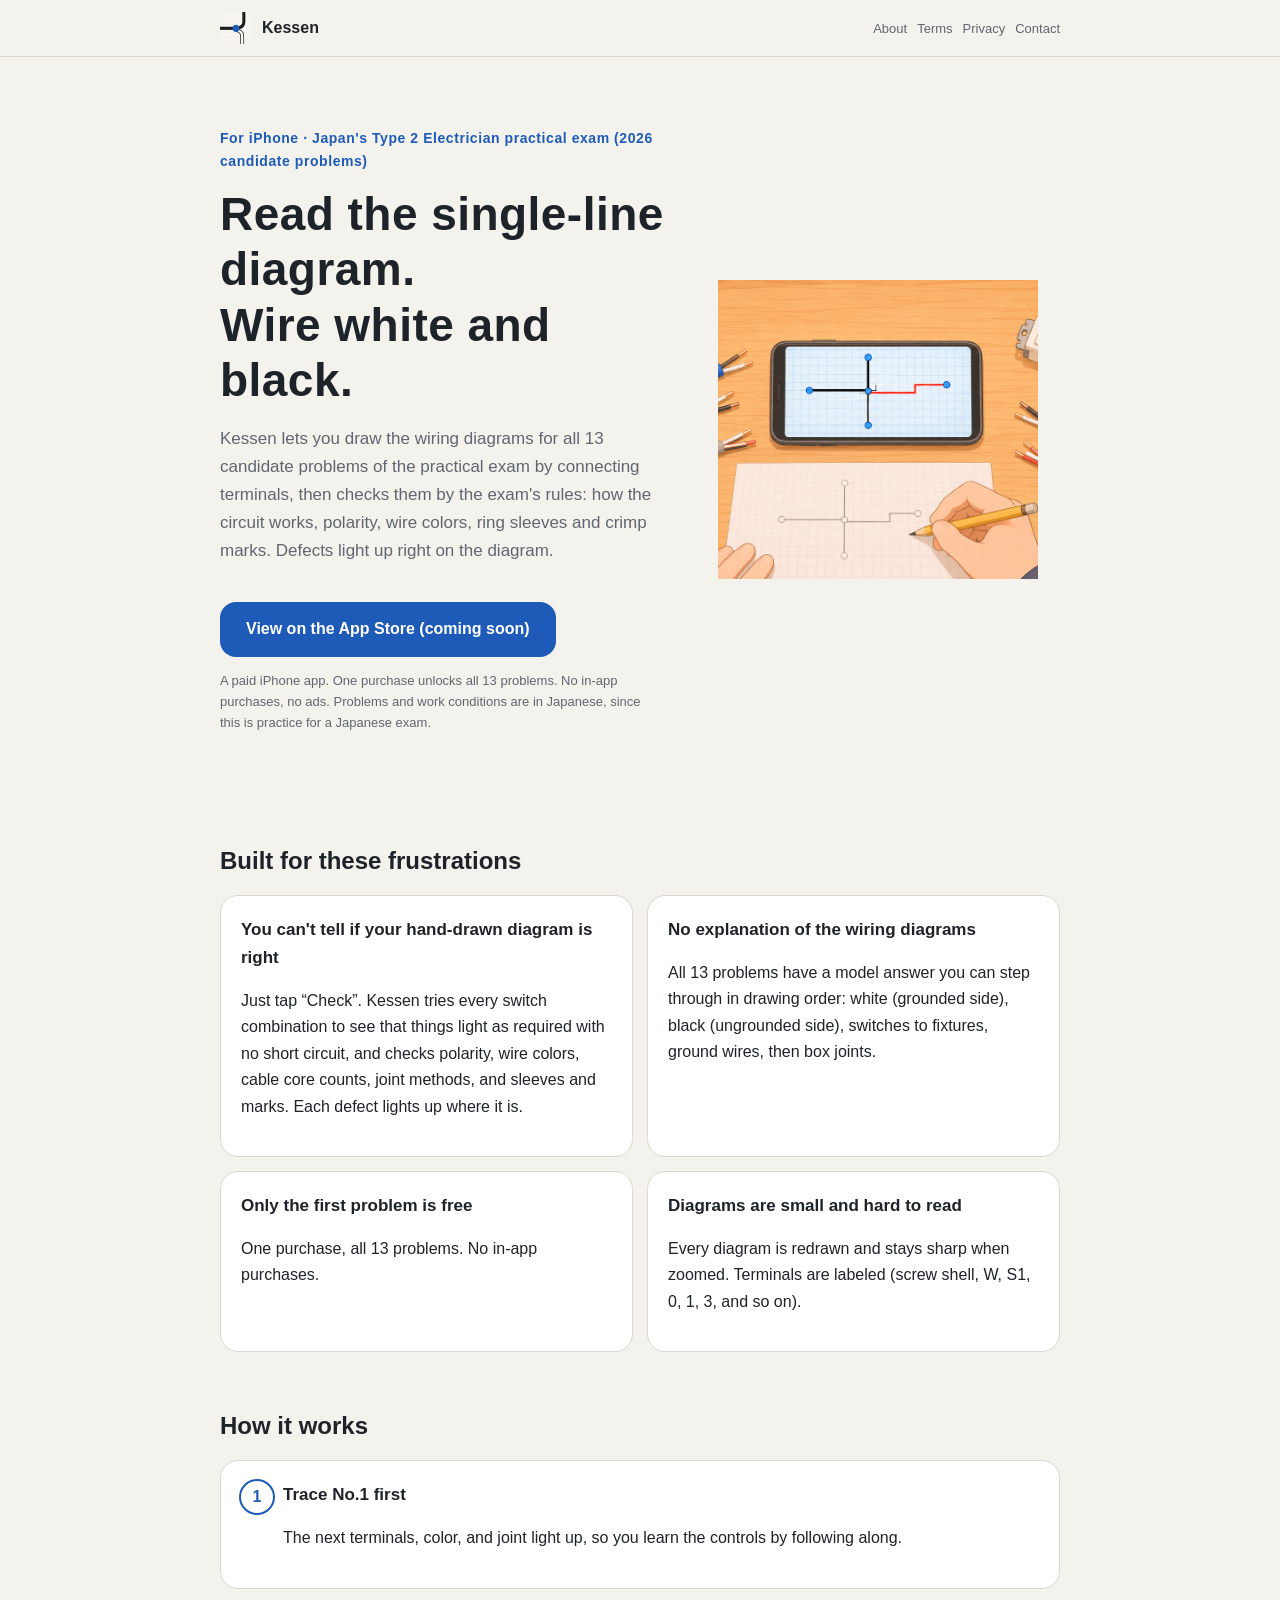
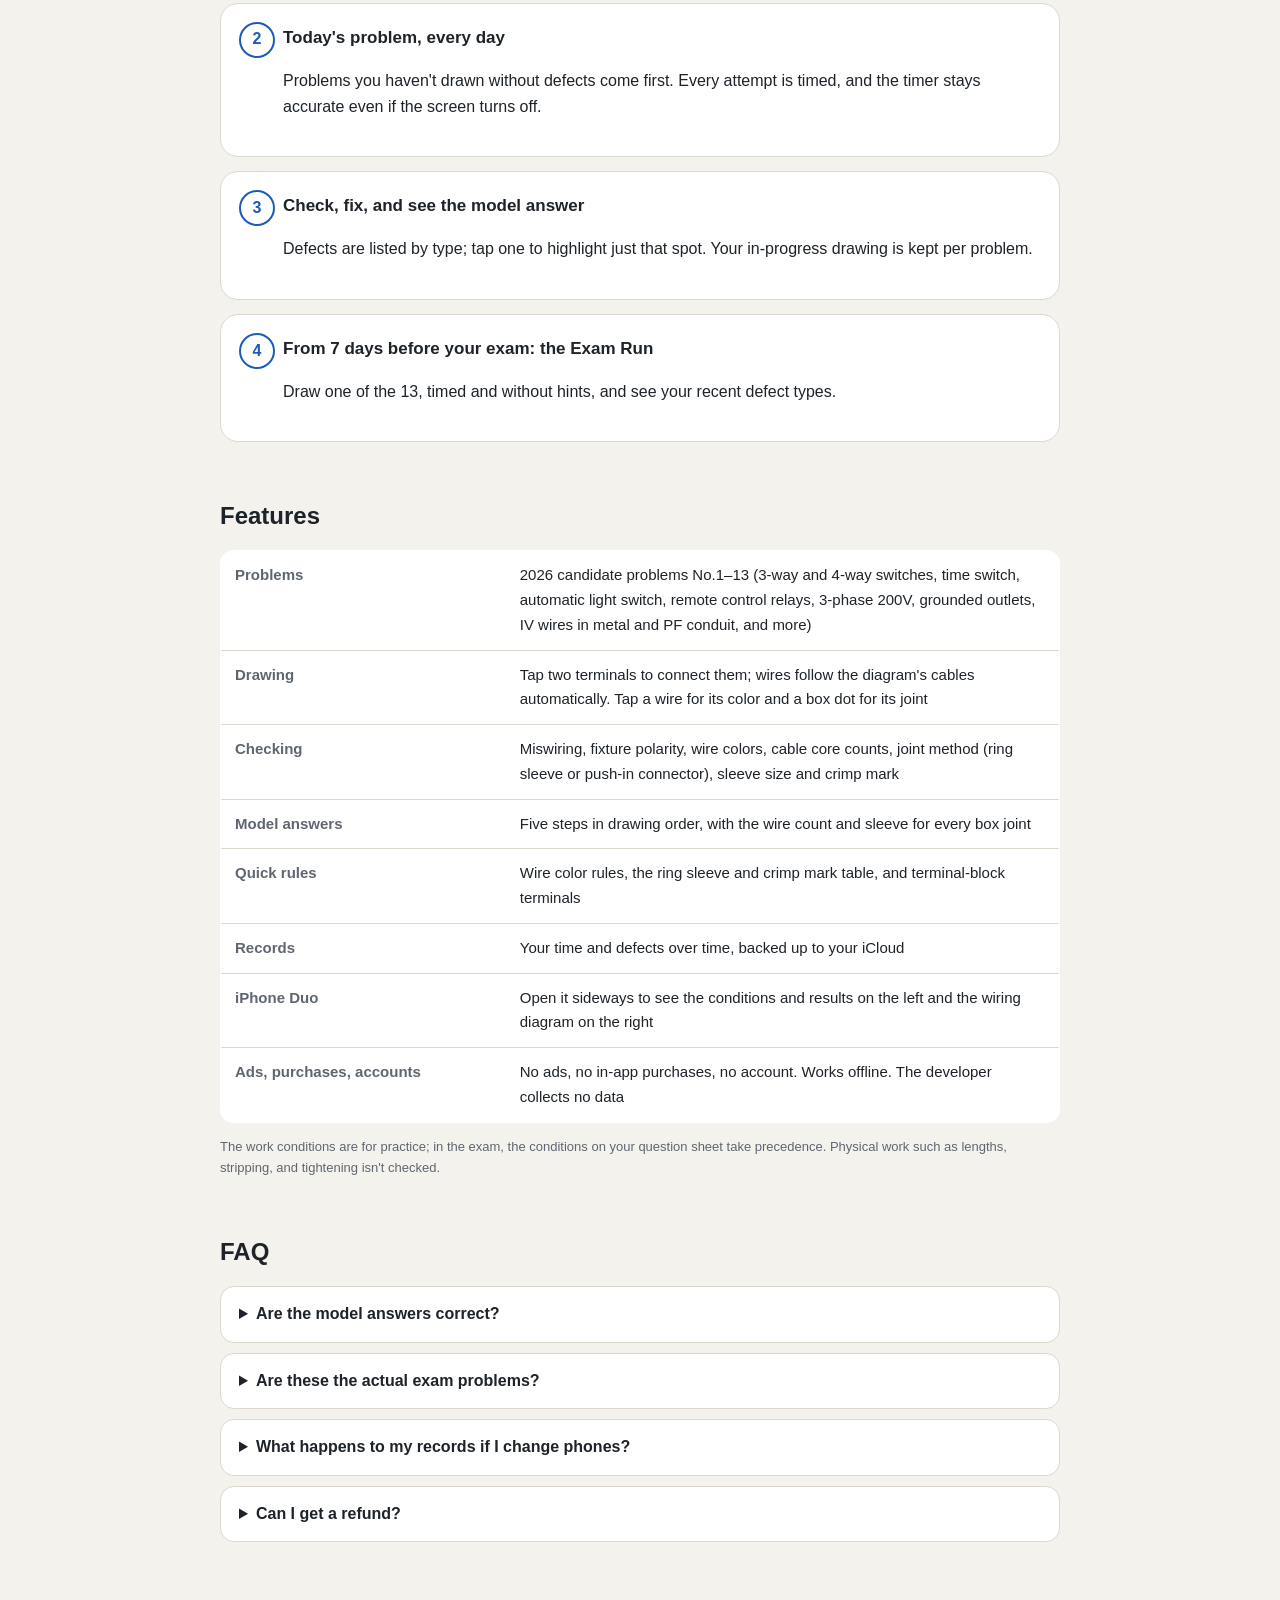
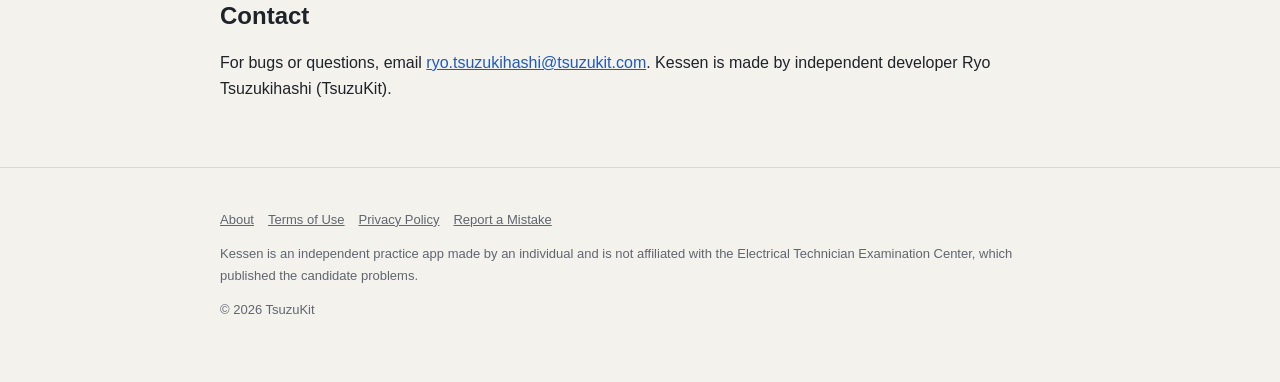
<file: index.html>
<!DOCTYPE html>
<html lang="ja" data-title-ja="けっせん｜第二種電気工事士 技能試験の複線図を描いて採点（iPhone）" data-title-en="Kessen | Draw and check wiring diagrams for Japan&#x27;s Type 2 Electrician practical exam (iPhone)">
<head>
<meta charset="UTF-8">
<meta name="viewport" content="width=device-width, initial-scale=1">
<script>(function(){var l=navigator.languages&&navigator.languages.length?navigator.languages:[navigator.language||"ja"],p="en";for(var i=0;i<l.length;i++){var c=String(l[i]).toLowerCase();if(c.indexOf("ja")===0){p="ja";break}if(c.indexOf("en")===0){p="en";break}}var d=document.documentElement;d.lang=p;var t=d.getAttribute("data-title-"+p);if(t){document.title=t}})();</script>
<title>けっせん｜第二種電気工事士 技能試験の複線図を描いて採点（iPhone）</title>
<meta name="description" content="令和8年度の候補問題13問の複線図を、端子をつないで描き、試験の決まり（誤接続・極性・色・スリーブと刻印）で採点する iPhone アプリ。手本は描く順に。広告なし・買い切り。 / An iPhone app to draw the wiring diagrams for all 13 candidate problems of Japan&#x27;s Type 2 Electrician practical exam and check them by the exam&#x27;s rules. Problems are in Japanese. No ads, one-time purchase.">
<meta property="og:title" content="けっせん｜第二種電気工事士 技能試験の複線図を描いて採点（iPhone）">
<meta property="og:description" content="令和8年度の候補問題13問の複線図を、端子をつないで描き、試験の決まり（誤接続・極性・色・スリーブと刻印）で採点する iPhone アプリ。手本は描く順に。広告なし・買い切り。">
<meta property="og:type" content="website">
<meta property="og:url" content="https://kessen.tsuzukit.com/">
<meta property="og:image" content="https://kessen.tsuzukit.com/assets/og.jpg">
<link rel="icon" href="assets/icon.png">
<link rel="apple-touch-icon" href="assets/icon.png">
<link rel="stylesheet" href="style.css">
</head>
<body>
<div data-l="ja" lang="ja">
<header class="site"><div class="wrap">
<a class="brand" href="./"><img src="assets/icon.png" alt="" width="32" height="32">けっせん</a>
<nav class="site"><a href="./">紹介</a><a href="terms.html">利用規約</a><a href="privacy.html">プライバシー</a><a href="./#contact">お問い合わせ</a></nav>
</div></header>
<main class="wrap">
<section class="hero">
<div>
<p class="eyebrow">iPhone 向け・第二種電気工事士 技能試験（令和8年度 候補問題）</p>
<h1>単線図を見て、<br>白と黒をつなぐ。</h1>
<p class="lead">「けっせん」は、技能試験の候補問題 13 問の複線図を、端子をつないで描き、試験の決まりで採点するアプリです。描いた線の電気のつながり・色・リングスリーブと刻印まで見て、欠陥の場所を図の上で光らせます。</p>
<a class="cta" href="#store" id="store">App Store で見る（準備中）</a>
<p class="note">iPhone 専用の有料アプリです。一度買えば、13 問ぜんぶ使えます。あとからお金はかかりません。広告もありません。</p>
</div>
<img src="assets/hero.png" alt="作業机の上のスマートフォンと、VVF ケーブル・リングスリーブ・圧着工具の絵" width="360">
</section>

<h2>こんな困りごとのために作りました</h2>
<div class="grid two">
<div class="card"><h3>紙に描いた複線図が、合っているか分からない</h3><p>描いたら「採点する」を押すだけ。スイッチのすべての入り切りで、施工条件どおりに点くか・短絡しないかを確かめ、極性・電線の色・ケーブルの心線の数・接続方法・スリーブと刻印を見ます。欠陥は、図の上のその場所が光ります。</p></div>
<div class="card"><h3>複線図の解説が無い</h3><p>13 問すべてに手本の複線図があります。白（接地側）→ 黒（非接地側）→ スイッチから器具へ → 接地線 → ボックスの接続、の順に1段ずつ見られます。</p></div>
<div class="card"><h3>最初の1問だけ無料で、あとから課金</h3><p>買い切りで 13 問ぜんぶ。アプリ内課金はありません。</p></div>
<div class="card"><h3>図が小さくて見づらい</h3><p>図はすべて描き直したもので、拡大しても崩れません。器具の端子には、受金・W・S1・0・1・3 などの名前を書いています。</p></div>
</div>

<h2>けっせんの流れ</h2>
<div class="grid steps">
<div class="card"><h3>まず No.1 を手本どおりになぞる</h3><p>次につなぐ端子・決める色・接続が光るので、そのとおりに押すだけ。操作を覚えられます。</p></div>
<div class="card"><h3>毎日「今日の1問」</h3><p>まだ欠陥なしで描けていない問題から順に出ます。描き終えるまでの時間を毎回はかります（画面を消しても狂いません）。</p></div>
<div class="card"><h3>採点して、直して、手本を見る</h3><p>欠陥は種類ごとに並び、押すと図の上でその場所だけが光ります。描きかけは問題ごとに残ります。</p></div>
<div class="card"><h3>受検日の7日前からは「本番の通し」</h3><p>13問から1問を、ヒントなしで時間をはかって描きます。最近の欠陥の種類も出ます。</p></div>
</div>

<h2>できること</h2>
<table>
<tr><th>候補問題</th><td>令和8年度の No.1〜13（3路・4路スイッチ、タイムスイッチ、自動点滅器、リモコンリレー、三相200V、接地極付コンセント、金属管・PF管の IV 線など）</td></tr>
<tr><th>描き方</th><td>端子を2つ押すとつながり、線は図のケーブルに沿って自動で引かれます。線を押して色、ボックスの点を押して接続を決めます</td></tr>
<tr><th>採点</th><td>誤接続・誤結線、器具の極性、電線の色別、ケーブルの心線の数、接続方法（リングスリーブか差込形コネクタか）、スリーブの大きさと刻印</td></tr>
<tr><th>手本</th><td>描く順に5段。どの端子どうしをつなぐか、ボックスの接続ごとの電線の本数とスリーブ</td></tr>
<tr><th>決まりの早見</th><td>電線の色の決まり、リングスリーブと刻印の表、端子台（タイムスイッチ・自動点滅器・リモコンリレー）の端子</td></tr>
<tr><th>記録</th><td>描き終えるまでの時間と欠陥の移り変わり。記録はあなたの iCloud に控えます</td></tr>
<tr><th>iPhone Duo</th><td>開いて横にすると、左に施工条件と採点の結果、右に複線図を並べます</td></tr>
<tr><th>広告・課金・登録</th><td>広告なし・アプリ内課金なし・アカウント登録なし。ネットにつながっていなくても使えます。開発者はデータを集めません</td></tr>
</table>
<p class="note">施工条件は練習用です。本番は、問題用紙に書かれた施工条件が正です。寸法・被覆のはぎ取り・締め付けなど、実物の作業は判定しません。</p>

<h2>よくある質問</h2>
<details><summary>手本は正しいですか</summary><p>手本は、図の電線のつながりから道具で導き、スイッチのすべての組み合わせで点くかを数え直す検査と、令和8年度上期の試験の材料表・公表された解答例との突き合わせを通しています。それでも誤りを見つけたら、設定の「問題の誤りを知らせる」から送ってください。</p></details>
<details><summary>本番の問題ですか</summary><p>図は、試験センターが公表した候補問題をもとに描き直したものです。本番では、候補問題の中から1問が出て、施工条件は問題用紙に書かれます。けっせんは試験センターとは関係のない、個人が作った練習アプリです。</p></details>
<details><summary>機種変更したら記録はどうなりますか</summary><p>記録の控えを、あなたの iCloud に置いています。新しい iPhone で同じ Apple アカウントにサインインしていれば、続きから使えます。</p></details>
<details><summary>返金はできますか</summary><p>返金は Apple の規定に従います。<a href="https://reportaproblem.apple.com/">reportaproblem.apple.com</a> からお申し出ください。開発者が直接返金することはできません。</p></details>

<h2 id="contact">お問い合わせ</h2>
<p>不具合や気になることがあれば、<a href="mailto:ryo.tsuzukihashi@tsuzukit.com?subject=%E3%81%91%E3%81%A3%E3%81%9B%E3%82%93%E3%81%AB%E3%81%A4%E3%81%84%E3%81%A6">ryo.tsuzukihashi@tsuzukit.com</a> までご連絡ください。作っているのは個人開発者の續橋涼（TsuzuKit）です。</p>
</main>
<footer class="site"><div class="wrap">
<p><a href="./">紹介</a><a href="terms.html">利用規約</a><a href="privacy.html">プライバシーポリシー</a><a href="report.html">誤りを知らせる</a></p>
<p>けっせんは、一般財団法人 電気技術者試験センターとは関係のない、個人が作った練習アプリです。候補問題は試験センターが公表したものです。</p>
<p>© 2026 TsuzuKit</p>
</div></footer>
</div>
<div data-l="en" lang="en">
<header class="site"><div class="wrap">
<a class="brand" href="./"><img src="assets/icon.png" alt="" width="32" height="32">Kessen</a>
<nav class="site"><a href="./">About</a><a href="terms.html">Terms</a><a href="privacy.html">Privacy</a><a href="./#contact-en">Contact</a></nav>
</div></header>
<main class="wrap">
<section class="hero">
<div>
<p class="eyebrow">For iPhone · Japan's Type 2 Electrician practical exam (2026 candidate problems)</p>
<h1>Read the single-line diagram.<br>Wire white and black.</h1>
<p class="lead">Kessen lets you draw the wiring diagrams for all 13 candidate problems of the practical exam by connecting terminals, then checks them by the exam's rules: how the circuit works, polarity, wire colors, ring sleeves and crimp marks. Defects light up right on the diagram.</p>
<a class="cta" href="#store-en" id="store-en">View on the App Store (coming soon)</a>
<p class="note">A paid iPhone app. One purchase unlocks all 13 problems. No in-app purchases, no ads. Problems and work conditions are in Japanese, since this is practice for a Japanese exam.</p>
</div>
<img src="assets/hero.png" alt="Illustration of a phone on a workbench with VVF cables, ring sleeves, and a crimping tool" width="360">
</section>

<h2>Built for these frustrations</h2>
<div class="grid two">
<div class="card"><h3>You can't tell if your hand-drawn diagram is right</h3><p>Just tap “Check”. Kessen tries every switch combination to see that things light as required with no short circuit, and checks polarity, wire colors, cable core counts, joint methods, and sleeves and marks. Each defect lights up where it is.</p></div>
<div class="card"><h3>No explanation of the wiring diagrams</h3><p>All 13 problems have a model answer you can step through in drawing order: white (grounded side), black (ungrounded side), switches to fixtures, ground wires, then box joints.</p></div>
<div class="card"><h3>Only the first problem is free</h3><p>One purchase, all 13 problems. No in-app purchases.</p></div>
<div class="card"><h3>Diagrams are small and hard to read</h3><p>Every diagram is redrawn and stays sharp when zoomed. Terminals are labeled (screw shell, W, S1, 0, 1, 3, and so on).</p></div>
</div>

<h2>How it works</h2>
<div class="grid steps">
<div class="card"><h3>Trace No.1 first</h3><p>The next terminals, color, and joint light up, so you learn the controls by following along.</p></div>
<div class="card"><h3>Today's problem, every day</h3><p>Problems you haven't drawn without defects come first. Every attempt is timed, and the timer stays accurate even if the screen turns off.</p></div>
<div class="card"><h3>Check, fix, and see the model answer</h3><p>Defects are listed by type; tap one to highlight just that spot. Your in-progress drawing is kept per problem.</p></div>
<div class="card"><h3>From 7 days before your exam: the Exam Run</h3><p>Draw one of the 13, timed and without hints, and see your recent defect types.</p></div>
</div>

<h2>Features</h2>
<table>
<tr><th>Problems</th><td>2026 candidate problems No.1–13 (3-way and 4-way switches, time switch, automatic light switch, remote control relays, 3-phase 200V, grounded outlets, IV wires in metal and PF conduit, and more)</td></tr>
<tr><th>Drawing</th><td>Tap two terminals to connect them; wires follow the diagram's cables automatically. Tap a wire for its color and a box dot for its joint</td></tr>
<tr><th>Checking</th><td>Miswiring, fixture polarity, wire colors, cable core counts, joint method (ring sleeve or push-in connector), sleeve size and crimp mark</td></tr>
<tr><th>Model answers</th><td>Five steps in drawing order, with the wire count and sleeve for every box joint</td></tr>
<tr><th>Quick rules</th><td>Wire color rules, the ring sleeve and crimp mark table, and terminal-block terminals</td></tr>
<tr><th>Records</th><td>Your time and defects over time, backed up to your iCloud</td></tr>
<tr><th>iPhone Duo</th><td>Open it sideways to see the conditions and results on the left and the wiring diagram on the right</td></tr>
<tr><th>Ads, purchases, accounts</th><td>No ads, no in-app purchases, no account. Works offline. The developer collects no data</td></tr>
</table>
<p class="note">The work conditions are for practice; in the exam, the conditions on your question sheet take precedence. Physical work such as lengths, stripping, and tightening isn't checked.</p>

<h2>FAQ</h2>
<details><summary>Are the model answers correct?</summary><p>They are derived by code from the diagrams' connections, re-checked by trying every switch combination, and compared with the materials lists and published answer examples from the first 2026 exam. If you still find a mistake, please report it from Settings.</p></details>
<details><summary>Are these the actual exam problems?</summary><p>The diagrams are redrawn from the candidate problems published by the Electrical Technician Examination Center. In the exam, one of them is given with its work conditions on the sheet. Kessen is an independent practice app and is not affiliated with the Center.</p></details>
<details><summary>What happens to my records if I change phones?</summary><p>A backup is kept in your iCloud. Sign in with the same Apple Account on your new iPhone and continue where you left off.</p></details>
<details><summary>Can I get a refund?</summary><p>Refunds follow Apple's policy. Please request one at <a href="https://reportaproblem.apple.com/">reportaproblem.apple.com</a>. The developer can't issue refunds directly.</p></details>

<h2 id="contact-en">Contact</h2>
<p>For bugs or questions, email <a href="mailto:ryo.tsuzukihashi@tsuzukit.com?subject=About%20Kessen">ryo.tsuzukihashi@tsuzukit.com</a>. Kessen is made by independent developer Ryo Tsuzukihashi (TsuzuKit).</p>
</main>
<footer class="site"><div class="wrap">
<p><a href="./">About</a><a href="terms.html">Terms of Use</a><a href="privacy.html">Privacy Policy</a><a href="report.html">Report a Mistake</a></p>
<p>Kessen is an independent practice app made by an individual and is not affiliated with the Electrical Technician Examination Center, which published the candidate problems.</p>
<p>© 2026 TsuzuKit</p>
</div></footer>
</div>
</body>
</html>
</file>
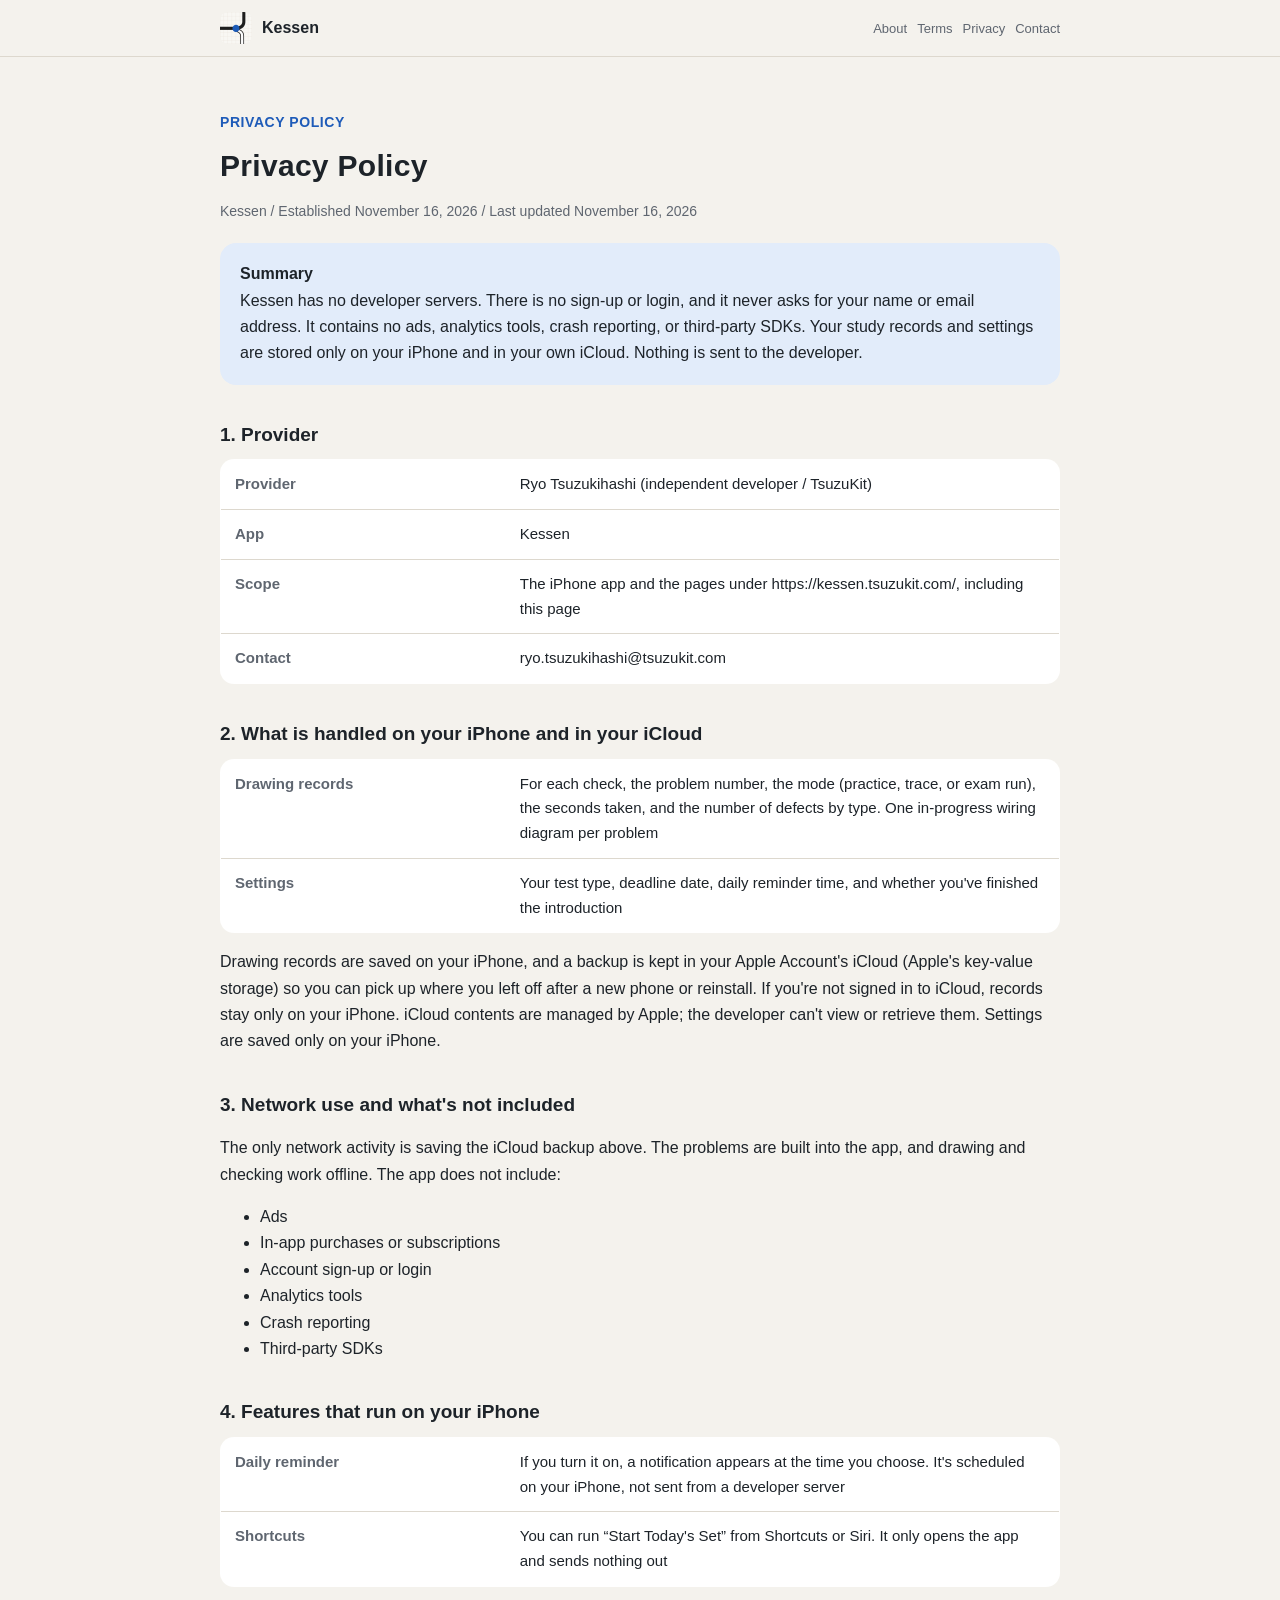
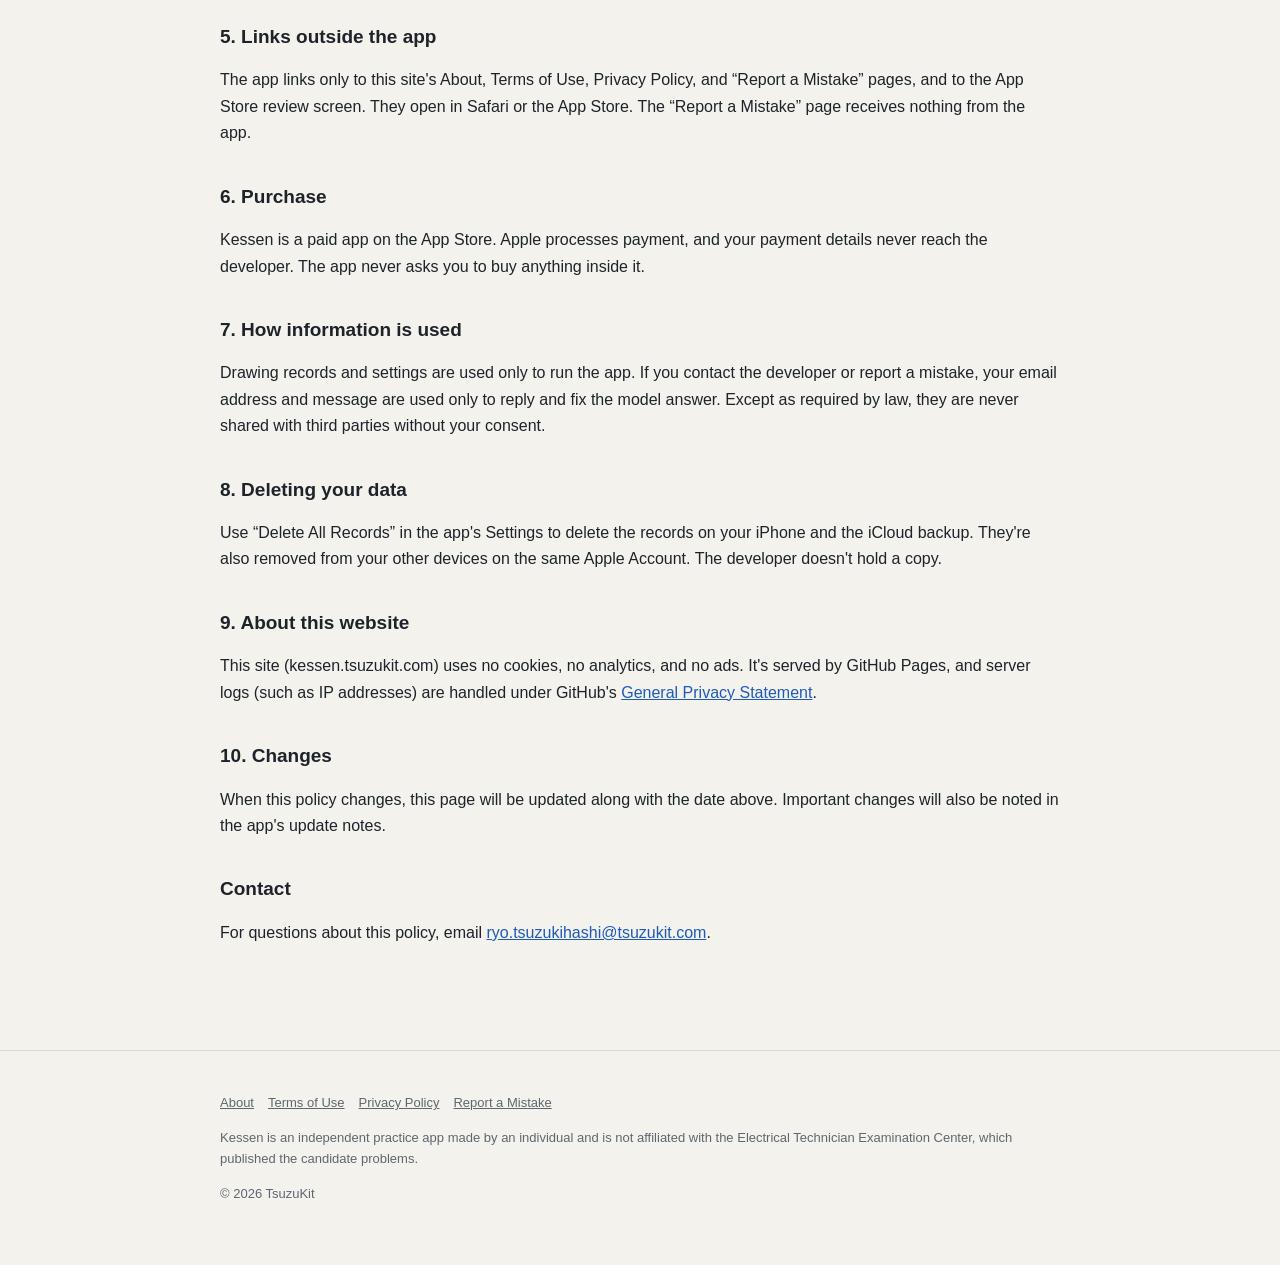
<file: privacy.html>
<!DOCTYPE html>
<html lang="ja" data-title-ja="プライバシーポリシー - けっせん" data-title-en="Privacy Policy - Kessen">
<head>
<meta charset="UTF-8">
<meta name="viewport" content="width=device-width, initial-scale=1">
<script>(function(){var l=navigator.languages&&navigator.languages.length?navigator.languages:[navigator.language||"ja"],p="en";for(var i=0;i<l.length;i++){var c=String(l[i]).toLowerCase();if(c.indexOf("ja")===0){p="ja";break}if(c.indexOf("en")===0){p="en";break}}var d=document.documentElement;d.lang=p;var t=d.getAttribute("data-title-"+p);if(t){document.title=t}})();</script>
<title>プライバシーポリシー - けっせん</title>
<meta name="description" content="けっせんのプライバシーポリシー。開発者は個人情報を集めません。 / Privacy Policy for Kessen. The developer collects no personal information.">
<meta property="og:title" content="プライバシーポリシー - けっせん">
<meta property="og:description" content="けっせんのプライバシーポリシー。開発者は個人情報を集めません。">
<meta property="og:type" content="website">
<meta property="og:url" content="https://kessen.tsuzukit.com/privacy.html">
<meta property="og:image" content="https://kessen.tsuzukit.com/assets/og.jpg">
<link rel="icon" href="assets/icon.png">
<link rel="apple-touch-icon" href="assets/icon.png">
<link rel="stylesheet" href="style.css">
</head>
<body>
<div data-l="ja" lang="ja">
<header class="site"><div class="wrap">
<a class="brand" href="./"><img src="assets/icon.png" alt="" width="32" height="32">けっせん</a>
<nav class="site"><a href="./">紹介</a><a href="terms.html">利用規約</a><a href="privacy.html">プライバシー</a><a href="./#contact">お問い合わせ</a></nav>
</div></header>
<main class="wrap">
<article class="doc">
<p class="eyebrow">PRIVACY POLICY</p>
<h1>プライバシーポリシー</h1>
<p class="meta">けっせん／制定日 2026年11月16日／改定日 2026年11月16日</p>
<div class="summary"><strong>このポリシーの要旨</strong><br>けっせんは、開発者のサーバーを持たないアプリです。アカウント登録やログインはなく、名前やメールアドレスを尋ねることもありません。広告、分析ツール、クラッシュを報告する仕組み、外部の会社の SDK は入れていません。描いた記録と設定は、あなたの iPhone の中と、あなた自身の iCloud にだけ保存します。開発者には届きません。</div>
<h2>1. 提供者</h2>
<table>
<tr><th>提供者</th><td>續橋涼（個人開発者 / TsuzuKit）</td></tr>
<tr><th>アプリ名</th><td>けっせん</td></tr>
<tr><th>対象</th><td>iPhone 向けアプリと、このページを含む https://kessen.tsuzukit.com/ 配下のページ</td></tr>
<tr><th>連絡先</th><td>ryo.tsuzukihashi@tsuzukit.com</td></tr>
</table>
<h2>2. iPhone とあなたの iCloud で扱うもの</h2>
<table>
<tr><th>描いた記録</th><td>採点した回ごとの、問題の番号・描き方（練習・なぞる・本番の通し）・かかった秒数・欠陥の種類ごとの数。描きかけの複線図（問題ごとに1つ）</td></tr>
<tr><th>設定</th><td>受けるテストの種類、締切の日付、毎日のお知らせの時刻、はじめの案内を終えたかどうか</td></tr>
</table>
<p>描いた記録は iPhone の中に保存し、その控えを、あなたの Apple アカウントの iCloud（Apple のキー値ストレージ）に置きます。機種変更やアプリの入れ直しのあとも、同じ Apple アカウントなら続きから使えるようにするためです。iCloud にサインインしていないときは、iPhone の中にだけ残ります。iCloud の中身は Apple が管理しており、開発者は見ることも取り出すこともできません。設定は iPhone の中にだけ保存します。</p>
<h2>3. 通信と、入れていないもの</h2>
<p>本アプリが通信するのは、上の iCloud への控えの保存だけです。問題はアプリの中に入っていて、ネットにつながっていなくても、描く・採点する機能はすべて使えます。次のものは入れていません。</p>
<ul><li>広告</li><li>アプリ内課金とサブスクリプション</li><li>アカウント登録とログイン</li><li>利用状況を計測する分析ツール</li><li>クラッシュを報告する仕組み</li><li>外部の会社の SDK</li></ul>
<h2>4. iPhone の中で動く機能</h2>
<table>
<tr><th>毎日のお知らせ</th><td>オンにすると、決めた時刻に通知を出します。iPhone の中で予約する通知で、開発者のサーバーからは送りません</td></tr>
<tr><th>ショートカット</th><td>「今日のセットを始める」を、ショートカットや Siri から呼べます。アプリを開くだけで、外へは何も送りません</td></tr>
</table>
<h2>5. アプリの外へのリンク</h2>
<p>本アプリから外のページへのリンクは、このサイトの紹介・利用規約・プライバシーポリシー・「誤りを知らせる」ページと、App Store のレビューの画面だけです。押すと Safari か App Store で開きます。「誤りを知らせる」ページには、何も渡りません。</p>
<h2>6. 購入</h2>
<p>本アプリは App Store の有料アプリです。お支払いは Apple が処理し、カードなどの支払いの情報は開発者には届きません。アプリの中で購入を求めることはありません。</p>
<h2>7. 情報を使う目的</h2>
<p>描いた記録と設定は、アプリを動かすためだけに使います。お問い合わせや誤りの報告をいただいたときは、いただいたメールアドレスと内容を、お返事と手本の修正のためだけに使います。法令にもとづく場合を除き、本人の同意なく第三者に渡すことはありません。</p>
<h2>8. 消したいとき</h2>
<p>アプリの設定の「記録を全部消す」で、iPhone の中の記録と、iCloud の控えを消せます。同じ Apple アカウントのほかの端末からも消えます。開発者はその控えを持っていません。</p>
<h2>9. このウェブサイトについて</h2>
<p>このサイト（kessen.tsuzukit.com）は、Cookie も、アクセスを計測する仕組みも、広告も使っていません。サイトは GitHub Pages で配信しており、配信の記録（IP アドレスなど）は GitHub の <a href="https://docs.github.com/ja/site-policy/privacy-policies/github-general-privacy-statement">プライバシーについての声明</a> に沿って扱われます。</p>
<h2>10. 改定</h2>
<p>このポリシーを変えるときは、このページを書きかえ、上の改定日を新しくします。大事な変更のときは、アプリの更新の説明にも書きます。</p>
<h2>お問い合わせ</h2>
<p>このポリシーについての質問は、<a href="mailto:ryo.tsuzukihashi@tsuzukit.com">ryo.tsuzukihashi@tsuzukit.com</a> までご連絡ください。</p>
</article>
</main>
<footer class="site"><div class="wrap">
<p><a href="./">紹介</a><a href="terms.html">利用規約</a><a href="privacy.html">プライバシーポリシー</a><a href="report.html">誤りを知らせる</a></p>
<p>けっせんは、一般財団法人 電気技術者試験センターとは関係のない、個人が作った練習アプリです。候補問題は試験センターが公表したものです。</p>
<p>© 2026 TsuzuKit</p>
</div></footer>
</div>
<div data-l="en" lang="en">
<header class="site"><div class="wrap">
<a class="brand" href="./"><img src="assets/icon.png" alt="" width="32" height="32">Kessen</a>
<nav class="site"><a href="./">About</a><a href="terms.html">Terms</a><a href="privacy.html">Privacy</a><a href="./#contact-en">Contact</a></nav>
</div></header>
<main class="wrap">
<article class="doc">
<p class="eyebrow">PRIVACY POLICY</p>
<h1>Privacy Policy</h1>
<p class="meta">Kessen / Established November 16, 2026 / Last updated November 16, 2026</p>
<div class="summary"><strong>Summary</strong><br>Kessen has no developer servers. There is no sign-up or login, and it never asks for your name or email address. It contains no ads, analytics tools, crash reporting, or third-party SDKs. Your study records and settings are stored only on your iPhone and in your own iCloud. Nothing is sent to the developer.</div>
<h2>1. Provider</h2>
<table>
<tr><th>Provider</th><td>Ryo Tsuzukihashi (independent developer / TsuzuKit)</td></tr>
<tr><th>App</th><td>Kessen</td></tr>
<tr><th>Scope</th><td>The iPhone app and the pages under https://kessen.tsuzukit.com/, including this page</td></tr>
<tr><th>Contact</th><td>ryo.tsuzukihashi@tsuzukit.com</td></tr>
</table>
<h2>2. What is handled on your iPhone and in your iCloud</h2>
<table>
<tr><th>Drawing records</th><td>For each check, the problem number, the mode (practice, trace, or exam run), the seconds taken, and the number of defects by type. One in-progress wiring diagram per problem</td></tr>
<tr><th>Settings</th><td>Your test type, deadline date, daily reminder time, and whether you've finished the introduction</td></tr>
</table>
<p>Drawing records are saved on your iPhone, and a backup is kept in your Apple Account's iCloud (Apple's key-value storage) so you can pick up where you left off after a new phone or reinstall. If you're not signed in to iCloud, records stay only on your iPhone. iCloud contents are managed by Apple; the developer can't view or retrieve them. Settings are saved only on your iPhone.</p>
<h2>3. Network use and what's not included</h2>
<p>The only network activity is saving the iCloud backup above. The problems are built into the app, and drawing and checking work offline. The app does not include:</p>
<ul><li>Ads</li><li>In-app purchases or subscriptions</li><li>Account sign-up or login</li><li>Analytics tools</li><li>Crash reporting</li><li>Third-party SDKs</li></ul>
<h2>4. Features that run on your iPhone</h2>
<table>
<tr><th>Daily reminder</th><td>If you turn it on, a notification appears at the time you choose. It's scheduled on your iPhone, not sent from a developer server</td></tr>
<tr><th>Shortcuts</th><td>You can run “Start Today's Set” from Shortcuts or Siri. It only opens the app and sends nothing out</td></tr>
</table>
<h2>5. Links outside the app</h2>
<p>The app links only to this site's About, Terms of Use, Privacy Policy, and “Report a Mistake” pages, and to the App Store review screen. They open in Safari or the App Store. The “Report a Mistake” page receives nothing from the app.</p>
<h2>6. Purchase</h2>
<p>Kessen is a paid app on the App Store. Apple processes payment, and your payment details never reach the developer. The app never asks you to buy anything inside it.</p>
<h2>7. How information is used</h2>
<p>Drawing records and settings are used only to run the app. If you contact the developer or report a mistake, your email address and message are used only to reply and fix the model answer. Except as required by law, they are never shared with third parties without your consent.</p>
<h2>8. Deleting your data</h2>
<p>Use “Delete All Records” in the app's Settings to delete the records on your iPhone and the iCloud backup. They're also removed from your other devices on the same Apple Account. The developer doesn't hold a copy.</p>
<h2>9. About this website</h2>
<p>This site (kessen.tsuzukit.com) uses no cookies, no analytics, and no ads. It's served by GitHub Pages, and server logs (such as IP addresses) are handled under GitHub's <a href="https://docs.github.com/en/site-policy/privacy-policies/github-general-privacy-statement">General Privacy Statement</a>.</p>
<h2>10. Changes</h2>
<p>When this policy changes, this page will be updated along with the date above. Important changes will also be noted in the app's update notes.</p>
<h2>Contact</h2>
<p>For questions about this policy, email <a href="mailto:ryo.tsuzukihashi@tsuzukit.com">ryo.tsuzukihashi@tsuzukit.com</a>.</p>
</article>
</main>
<footer class="site"><div class="wrap">
<p><a href="./">About</a><a href="terms.html">Terms of Use</a><a href="privacy.html">Privacy Policy</a><a href="report.html">Report a Mistake</a></p>
<p>Kessen is an independent practice app made by an individual and is not affiliated with the Electrical Technician Examination Center, which published the candidate problems.</p>
<p>© 2026 TsuzuKit</p>
</div></footer>
</div>
</body>
</html>
</file>
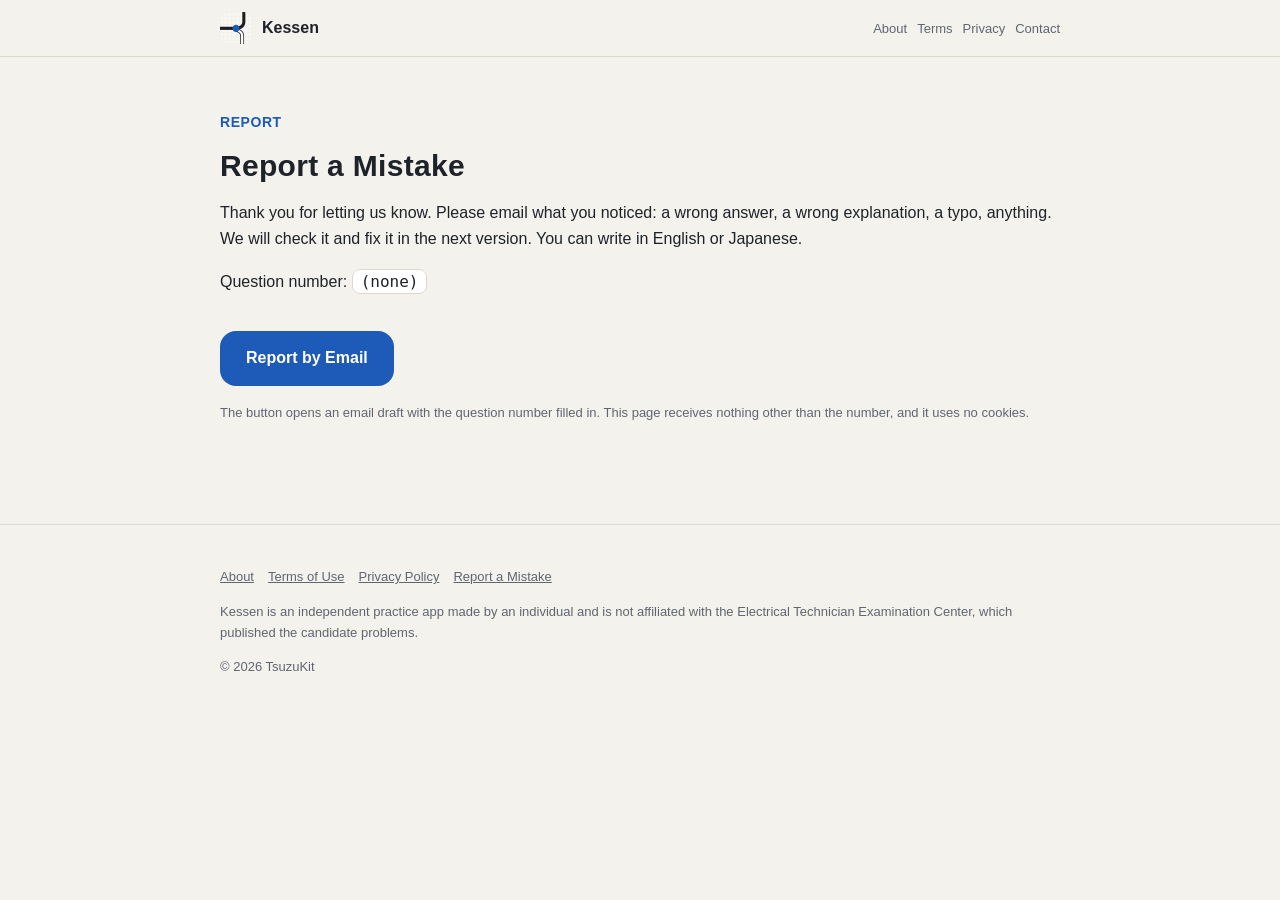
<file: report.html>
<!DOCTYPE html>
<html lang="ja" data-title-ja="問題の誤りを知らせる - けっせん" data-title-en="Report a Mistake - Kessen">
<head>
<meta charset="UTF-8">
<meta name="viewport" content="width=device-width, initial-scale=1">
<script>(function(){var l=navigator.languages&&navigator.languages.length?navigator.languages:[navigator.language||"ja"],p="en";for(var i=0;i<l.length;i++){var c=String(l[i]).toLowerCase();if(c.indexOf("ja")===0){p="ja";break}if(c.indexOf("en")===0){p="en";break}}var d=document.documentElement;d.lang=p;var t=d.getAttribute("data-title-"+p);if(t){document.title=t}})();</script>
<title>問題の誤りを知らせる - けっせん</title>
<meta name="description" content="けっせんの手本・採点の誤りを知らせるページ。 / Report a mistake in a Kessen model answer or check.">
<meta property="og:title" content="問題の誤りを知らせる - けっせん">
<meta property="og:description" content="けっせんの手本・採点の誤りを知らせるページ。">
<meta property="og:type" content="website">
<meta property="og:url" content="https://kessen.tsuzukit.com/report.html">
<meta property="og:image" content="https://kessen.tsuzukit.com/assets/og.jpg">
<link rel="icon" href="assets/icon.png">
<link rel="apple-touch-icon" href="assets/icon.png">
<link rel="stylesheet" href="style.css">
</head>
<body>
<div data-l="ja" lang="ja">
<header class="site"><div class="wrap">
<a class="brand" href="./"><img src="assets/icon.png" alt="" width="32" height="32">けっせん</a>
<nav class="site"><a href="./">紹介</a><a href="terms.html">利用規約</a><a href="privacy.html">プライバシー</a><a href="./#contact">お問い合わせ</a></nav>
</div></header>
<main class="wrap">
<article class="doc">
<p class="eyebrow">REPORT</p>
<h1>問題の誤りを知らせる</h1>
<p>知らせてくださって、ありがとうございます。手本・採点・図の誤字など、気づいたことをメールで送ってください。確かめて、次の版で直します。</p>
<p>問題の番号：<span class="qid" data-qid>（番号なし）</span></p>
<p><a class="cta" data-mail href="mailto:ryo.tsuzukihashi@tsuzukit.com">メールで知らせる</a></p>
<p class="note">ボタンを押すと、問題の番号が入ったメールの下書きが開きます。このページは、番号のほかには何も受け取りません。Cookie も使いません。</p>
<script>
(function () {
  var root = document.currentScript.parentElement;
  var q = new URLSearchParams(location.search).get("q") || "";
  if (!/^[A-Za-z0-9-]{1,40}$/.test(q)) { q = ""; }
  if (q) { root.querySelector("[data-qid]").textContent = q; }
  var subject = "けっせん 問題の誤り" + (q ? "（" + q + "）" : "");
  var body = "問題の番号: " + (q || "（No.1〜13。分かれば）") + "\n気づいたこと:\n";
  root.querySelector("[data-mail]").href = "mailto:ryo.tsuzukihashi@tsuzukit.com?subject=" + encodeURIComponent(subject) + "&body=" + encodeURIComponent(body);
})();
</script>
</article>
</main>
<footer class="site"><div class="wrap">
<p><a href="./">紹介</a><a href="terms.html">利用規約</a><a href="privacy.html">プライバシーポリシー</a><a href="report.html">誤りを知らせる</a></p>
<p>けっせんは、一般財団法人 電気技術者試験センターとは関係のない、個人が作った練習アプリです。候補問題は試験センターが公表したものです。</p>
<p>© 2026 TsuzuKit</p>
</div></footer>
</div>
<div data-l="en" lang="en">
<header class="site"><div class="wrap">
<a class="brand" href="./"><img src="assets/icon.png" alt="" width="32" height="32">Kessen</a>
<nav class="site"><a href="./">About</a><a href="terms.html">Terms</a><a href="privacy.html">Privacy</a><a href="./#contact-en">Contact</a></nav>
</div></header>
<main class="wrap">
<article class="doc">
<p class="eyebrow">REPORT</p>
<h1>Report a Mistake</h1>
<p>Thank you for letting us know. Please email what you noticed: a wrong answer, a wrong explanation, a typo, anything. We will check it and fix it in the next version. You can write in English or Japanese.</p>
<p>Question number: <span class="qid" data-qid>(none)</span></p>
<p><a class="cta" data-mail href="mailto:ryo.tsuzukihashi@tsuzukit.com">Report by Email</a></p>
<p class="note">The button opens an email draft with the question number filled in. This page receives nothing other than the number, and it uses no cookies.</p>
<script>
(function () {
  var root = document.currentScript.parentElement;
  var q = new URLSearchParams(location.search).get("q") || "";
  if (!/^[A-Za-z0-9-]{1,40}$/.test(q)) { q = ""; }
  if (q) { root.querySelector("[data-qid]").textContent = q; }
  var subject = "Kessen: mistake in a question" + (q ? " (" + q + ")" : "");
  var body = "Question number: " + (q || "(if you know it)") + "\nWhat you noticed:\n";
  root.querySelector("[data-mail]").href = "mailto:ryo.tsuzukihashi@tsuzukit.com?subject=" + encodeURIComponent(subject) + "&body=" + encodeURIComponent(body);
})();
</script>
</article>
</main>
<footer class="site"><div class="wrap">
<p><a href="./">About</a><a href="terms.html">Terms of Use</a><a href="privacy.html">Privacy Policy</a><a href="report.html">Report a Mistake</a></p>
<p>Kessen is an independent practice app made by an individual and is not affiliated with the Electrical Technician Examination Center, which published the candidate problems.</p>
<p>© 2026 TsuzuKit</p>
</div></footer>
</div>
</body>
</html>
</file>
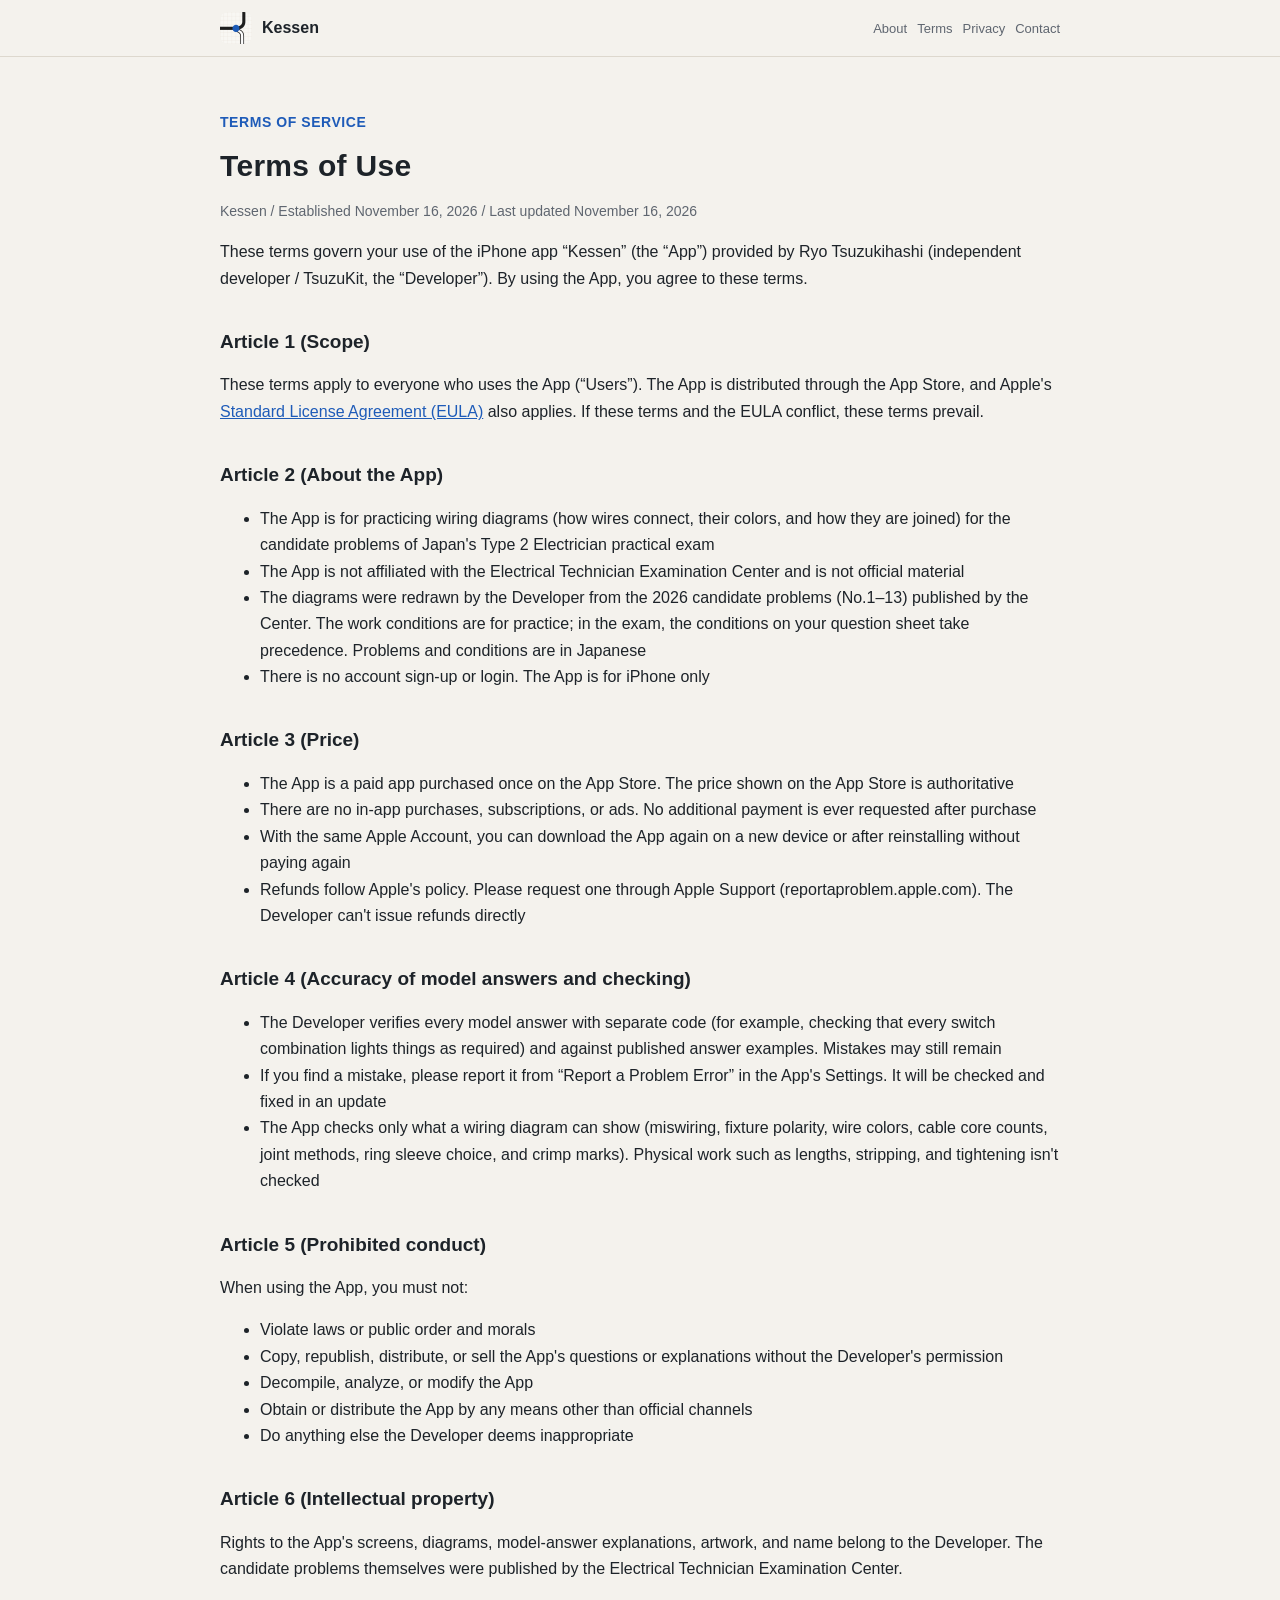
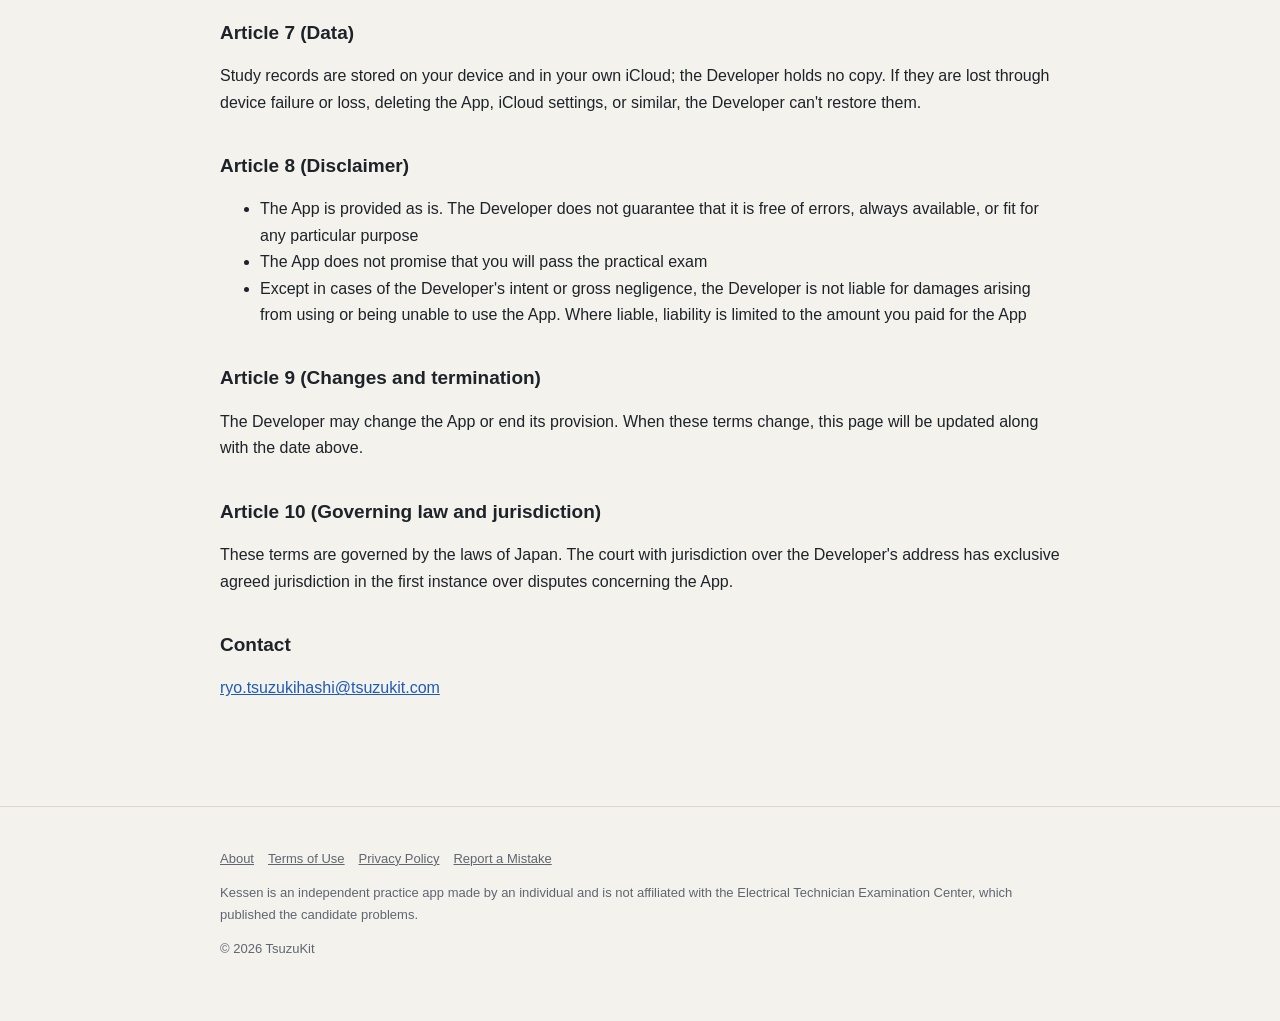
<file: terms.html>
<!DOCTYPE html>
<html lang="ja" data-title-ja="利用規約 - けっせん" data-title-en="Terms of Use - Kessen">
<head>
<meta charset="UTF-8">
<meta name="viewport" content="width=device-width, initial-scale=1">
<script>(function(){var l=navigator.languages&&navigator.languages.length?navigator.languages:[navigator.language||"ja"],p="en";for(var i=0;i<l.length;i++){var c=String(l[i]).toLowerCase();if(c.indexOf("ja")===0){p="ja";break}if(c.indexOf("en")===0){p="en";break}}var d=document.documentElement;d.lang=p;var t=d.getAttribute("data-title-"+p);if(t){document.title=t}})();</script>
<title>利用規約 - けっせん</title>
<meta name="description" content="けっせんの利用規約。 / Terms of Use for Kessen.">
<meta property="og:title" content="利用規約 - けっせん">
<meta property="og:description" content="けっせんの利用規約。">
<meta property="og:type" content="website">
<meta property="og:url" content="https://kessen.tsuzukit.com/terms.html">
<meta property="og:image" content="https://kessen.tsuzukit.com/assets/og.jpg">
<link rel="icon" href="assets/icon.png">
<link rel="apple-touch-icon" href="assets/icon.png">
<link rel="stylesheet" href="style.css">
</head>
<body>
<div data-l="ja" lang="ja">
<header class="site"><div class="wrap">
<a class="brand" href="./"><img src="assets/icon.png" alt="" width="32" height="32">けっせん</a>
<nav class="site"><a href="./">紹介</a><a href="terms.html">利用規約</a><a href="privacy.html">プライバシー</a><a href="./#contact">お問い合わせ</a></nav>
</div></header>
<main class="wrap">
<article class="doc">
<p class="eyebrow">TERMS OF SERVICE</p>
<h1>利用規約</h1>
<p class="meta">けっせん／制定日 2026年11月16日／改定日 2026年11月16日</p>
<p>この規約は、續橋涼（個人開発者 / TsuzuKit。以下「開発者」）が提供する iPhone アプリ「けっせん」（以下「本アプリ」）を使うときの決まりです。本アプリを使った時点で、この規約に同意したものとします。</p>
<h2>第1条（適用）</h2>
<p>この規約は、本アプリを使うすべての方（以下「利用者」）に適用されます。本アプリは App Store から配信しており、Apple が定める<a href="https://www.apple.com/legal/internet-services/itunes/dev/stdeula/">標準のライセンス契約（EULA）</a>もあわせて適用されます。この規約と EULA が食い違うときは、この規約を優先します。</p>
<h2>第2条（本アプリについて）</h2>
<ul>
<li>本アプリは、第二種電気工事士の技能試験の候補問題について、複線図（電線のつながり・色・接続のしかた）を描く練習をするためのアプリです</li>
<li>本アプリは、一般財団法人 電気技術者試験センターとは関係がありません。公式の教材ではありません</li>
<li>図は、試験センターが公表した令和8年度の候補問題（No.1〜13）をもとに、開発者がこのアプリのために描き直したものです。施工条件は練習用で、本番の試験では問題用紙に書かれた施工条件が正です</li>
<li>アカウント登録やログインはありません。本アプリは iPhone 専用です</li>
</ul>
<h2>第3条（料金）</h2>
<ul>
<li>本アプリは、App Store で購入する買い切りの有料アプリです。価格は App Store に表示されるものが正です</li>
<li>アプリ内課金、サブスクリプション、広告はありません。購入したあとに追加の支払いを求めることはありません</li>
<li>同じ Apple アカウントであれば、機種変更やアプリの入れ直しのときに、もう一度お支払いいただかずにダウンロードできます</li>
<li>返金は Apple の規定に従います。Apple のサポート（reportaproblem.apple.com）からお申し出ください。開発者が直接返金することはできません</li>
</ul>
<h2>第4条（手本と採点の正しさ）</h2>
<ul>
<li>開発者は、手本と採点が正しくなるよう、手本を別の計算（スイッチのすべての組み合わせで点くかを数える検査など）で確かめ、公表されている解答例とも突き合わせています。それでも誤りが残ることがあります</li>
<li>誤りを見つけたときは、アプリの設定の「問題の誤りを知らせる」からお知らせください。確かめたうえで、更新で直します</li>
<li>本アプリが判定するのは、複線図で分かること（誤接続・誤結線、器具の極性、電線の色別、ケーブルの心線の数、接続方法・リングスリーブの選択・刻印）だけです。寸法・被覆のはぎ取り・締め付けなど、実物の作業は判定しません</li>
</ul>
<h2>第5条（禁止事項）</h2>
<p>本アプリを使うとき、次のことをしてはいけません。</p>
<ul>
<li>法令や公序良俗に反すること</li>
<li>本アプリの問題・解説を、開発者の許しなく複製・転載・配布・販売すること</li>
<li>本アプリを分解・解析・改変すること</li>
<li>本アプリを正規の方法以外で入手したり、配ったりすること</li>
<li>そのほか、開発者が不適切と判断すること</li>
</ul>
<h2>第6条（知的財産）</h2>
<p>本アプリの画面・図・手本の解説・絵・名前についての権利は、開発者にあります。候補問題そのものは、一般財団法人 電気技術者試験センターが公表したものです。</p>
<h2>第7条（データ）</h2>
<p>解いた記録は利用者の端末と、利用者自身の iCloud に保存され、開発者はその控えを持っていません。端末の故障や紛失、アプリの削除、iCloud の設定などで消えても、開発者は元に戻すことができません。</p>
<h2>第8条（免責事項）</h2>
<ul>
<li>本アプリは、そのままの状態で提供します。開発者は、本アプリに誤りがないこと、いつでも使えること、特定の目的に合うことを保証しません</li>
<li>本アプリは、技能試験の合格を約束するものではありません</li>
<li>本アプリを使ったこと、または使えなかったことで利用者に損害が生じても、開発者に故意または重大な過失がある場合を除き、開発者は責任を負いません。責任を負う場合も、利用者が本アプリに支払った金額を上限とします</li>
</ul>
<h2>第9条（変更と終了）</h2>
<p>開発者は、本アプリの内容を変えること、提供を終えることがあります。この規約を変えるときは、このページを書きかえ、上の改定日を新しくします。</p>
<h2>第10条（準拠法と裁判所）</h2>
<p>この規約は日本法に従います。本アプリについての争いは、開発者の住所地を管轄する裁判所を、第一審の専属的な合意管轄裁判所とします。</p>
<h2>お問い合わせ</h2>
<p><a href="mailto:ryo.tsuzukihashi@tsuzukit.com">ryo.tsuzukihashi@tsuzukit.com</a></p>
</article>
</main>
<footer class="site"><div class="wrap">
<p><a href="./">紹介</a><a href="terms.html">利用規約</a><a href="privacy.html">プライバシーポリシー</a><a href="report.html">誤りを知らせる</a></p>
<p>けっせんは、一般財団法人 電気技術者試験センターとは関係のない、個人が作った練習アプリです。候補問題は試験センターが公表したものです。</p>
<p>© 2026 TsuzuKit</p>
</div></footer>
</div>
<div data-l="en" lang="en">
<header class="site"><div class="wrap">
<a class="brand" href="./"><img src="assets/icon.png" alt="" width="32" height="32">Kessen</a>
<nav class="site"><a href="./">About</a><a href="terms.html">Terms</a><a href="privacy.html">Privacy</a><a href="./#contact-en">Contact</a></nav>
</div></header>
<main class="wrap">
<article class="doc">
<p class="eyebrow">TERMS OF SERVICE</p>
<h1>Terms of Use</h1>
<p class="meta">Kessen / Established November 16, 2026 / Last updated November 16, 2026</p>
<p>These terms govern your use of the iPhone app “Kessen” (the “App”) provided by Ryo Tsuzukihashi (independent developer / TsuzuKit, the “Developer”). By using the App, you agree to these terms.</p>
<h2>Article 1 (Scope)</h2>
<p>These terms apply to everyone who uses the App (“Users”). The App is distributed through the App Store, and Apple's <a href="https://www.apple.com/legal/internet-services/itunes/dev/stdeula/">Standard License Agreement (EULA)</a> also applies. If these terms and the EULA conflict, these terms prevail.</p>
<h2>Article 2 (About the App)</h2>
<ul>
<li>The App is for practicing wiring diagrams (how wires connect, their colors, and how they are joined) for the candidate problems of Japan's Type 2 Electrician practical exam</li>
<li>The App is not affiliated with the Electrical Technician Examination Center and is not official material</li>
<li>The diagrams were redrawn by the Developer from the 2026 candidate problems (No.1–13) published by the Center. The work conditions are for practice; in the exam, the conditions on your question sheet take precedence. Problems and conditions are in Japanese</li>
<li>There is no account sign-up or login. The App is for iPhone only</li>
</ul>
<h2>Article 3 (Price)</h2>
<ul>
<li>The App is a paid app purchased once on the App Store. The price shown on the App Store is authoritative</li>
<li>There are no in-app purchases, subscriptions, or ads. No additional payment is ever requested after purchase</li>
<li>With the same Apple Account, you can download the App again on a new device or after reinstalling without paying again</li>
<li>Refunds follow Apple's policy. Please request one through Apple Support (reportaproblem.apple.com). The Developer can't issue refunds directly</li>
</ul>
<h2>Article 4 (Accuracy of model answers and checking)</h2>
<ul>
<li>The Developer verifies every model answer with separate code (for example, checking that every switch combination lights things as required) and against published answer examples. Mistakes may still remain</li>
<li>If you find a mistake, please report it from “Report a Problem Error” in the App's Settings. It will be checked and fixed in an update</li>
<li>The App checks only what a wiring diagram can show (miswiring, fixture polarity, wire colors, cable core counts, joint methods, ring sleeve choice, and crimp marks). Physical work such as lengths, stripping, and tightening isn't checked</li>
</ul>
<h2>Article 5 (Prohibited conduct)</h2>
<p>When using the App, you must not:</p>
<ul>
<li>Violate laws or public order and morals</li>
<li>Copy, republish, distribute, or sell the App's questions or explanations without the Developer's permission</li>
<li>Decompile, analyze, or modify the App</li>
<li>Obtain or distribute the App by any means other than official channels</li>
<li>Do anything else the Developer deems inappropriate</li>
</ul>
<h2>Article 6 (Intellectual property)</h2>
<p>Rights to the App's screens, diagrams, model-answer explanations, artwork, and name belong to the Developer. The candidate problems themselves were published by the Electrical Technician Examination Center.</p>
<h2>Article 7 (Data)</h2>
<p>Study records are stored on your device and in your own iCloud; the Developer holds no copy. If they are lost through device failure or loss, deleting the App, iCloud settings, or similar, the Developer can't restore them.</p>
<h2>Article 8 (Disclaimer)</h2>
<ul>
<li>The App is provided as is. The Developer does not guarantee that it is free of errors, always available, or fit for any particular purpose</li>
<li>The App does not promise that you will pass the practical exam</li>
<li>Except in cases of the Developer's intent or gross negligence, the Developer is not liable for damages arising from using or being unable to use the App. Where liable, liability is limited to the amount you paid for the App</li>
</ul>
<h2>Article 9 (Changes and termination)</h2>
<p>The Developer may change the App or end its provision. When these terms change, this page will be updated along with the date above.</p>
<h2>Article 10 (Governing law and jurisdiction)</h2>
<p>These terms are governed by the laws of Japan. The court with jurisdiction over the Developer's address has exclusive agreed jurisdiction in the first instance over disputes concerning the App.</p>
<h2>Contact</h2>
<p><a href="mailto:ryo.tsuzukihashi@tsuzukit.com">ryo.tsuzukihashi@tsuzukit.com</a></p>
</article>
</main>
<footer class="site"><div class="wrap">
<p><a href="./">About</a><a href="terms.html">Terms of Use</a><a href="privacy.html">Privacy Policy</a><a href="report.html">Report a Mistake</a></p>
<p>Kessen is an independent practice app made by an individual and is not affiliated with the Electrical Technician Examination Center, which published the candidate problems.</p>
<p>© 2026 TsuzuKit</p>
</div></footer>
</div>
</body>
</html>
</file>
<file: style.css>
/* ときなおし — 紙の白・インクの紺・朱色（採点の赤ペン） */
:root {
  --paper: #f4f2ed; --card: #ffffff; --ink: #1d2329; --sub: #5f6670; --line: #ddd8ce;
  --vermilion: #1e5bb8; --vermilion-soft: #e2ecfa; --navy: #1e5bb8; --correct: #1e8a4c;
}
@media (prefers-color-scheme: dark) {
  :root { --paper: #111417; --card: #1b2026; --ink: #eef0f2; --sub: #a7aeb6; --line: #2c333b;
    --vermilion: #6ea2f0; --vermilion-soft: #16263d; --navy: #6ea2f0; --correct: #4cc38a; }
}
* { box-sizing: border-box; }
html { -webkit-text-size-adjust: 100%; }
body { margin: 0; background: var(--paper); color: var(--ink); line-height: 1.8;
  font-family: -apple-system, BlinkMacSystemFont, "Hiragino Sans", "Hiragino Kaku Gothic ProN", "Noto Sans JP", sans-serif; }
a { color: var(--navy); }
.wrap { max-width: 880px; margin: 0 auto; padding: 0 20px; }
header.site { border-bottom: 1px solid var(--line); background: var(--paper); position: sticky; top: 0; z-index: 5; }
header.site .wrap { display: flex; align-items: center; gap: 16px; min-height: 56px; }
.brand { display: flex; align-items: center; gap: 10px; font-weight: 800; text-decoration: none; color: var(--ink); margin-right: auto; }
.brand img { width: 32px; height: 32px; border-radius: 8px; }
nav.site a { font-size: 14px; text-decoration: none; color: var(--sub); margin-left: 14px; white-space: nowrap; }
nav.site a:hover { color: var(--ink); }
.hero { padding: 56px 0 40px; display: grid; gap: 32px; align-items: center; }
@media (min-width: 760px) { .hero { grid-template-columns: 1.1fr 0.9fr; } }
.eyebrow { color: var(--vermilion); font-weight: 700; font-size: 14px; letter-spacing: 0.04em; }
h1 { font-size: clamp(30px, 6vw, 46px); line-height: 1.35; margin: 8px 0 16px; letter-spacing: 0.01em; }
h2 { font-size: 24px; margin: 56px 0 16px; line-height: 1.5; }
h3 { font-size: 17px; margin: 0 0 6px; }
.lead { font-size: 17px; color: var(--sub); }
.cta { display: inline-block; margin-top: 20px; background: var(--vermilion); color: #fff; font-weight: 700; text-decoration: none;
  padding: 14px 26px; border-radius: 16px; }
.note { font-size: 13px; color: var(--sub); }
.hero img { width: 100%; max-width: 320px; height: auto; justify-self: center; }
.grid { display: grid; gap: 14px; }
@media (min-width: 700px) { .grid.two { grid-template-columns: 1fr 1fr; } .grid.three { grid-template-columns: repeat(3, 1fr); } }
.card { background: var(--card); border: 1px solid var(--line); border-radius: 18px; padding: 20px; }
.card.em { background: var(--vermilion-soft); border-color: transparent; }
.steps { counter-reset: step; }
.steps .card { position: relative; padding-left: 62px; }
.steps .card::before { counter-increment: step; content: counter(step); position: absolute; left: 18px; top: 18px; width: 32px; height: 32px;
  border-radius: 50%; border: 2.5px solid var(--vermilion); color: var(--vermilion); font-weight: 800; display: grid; place-items: center; }
table { width: 100%; border-collapse: collapse; background: var(--card); border: 1px solid var(--line); border-radius: 14px; overflow: hidden; }
th, td { text-align: left; padding: 12px 14px; border-bottom: 1px solid var(--line); vertical-align: top; font-size: 15px; }
th { width: 34%; color: var(--sub); font-weight: 600; }
tr:last-child th, tr:last-child td { border-bottom: none; }
.doc { padding: 40px 0 24px; }
.doc h1 { font-size: 30px; }
.doc h2 { font-size: 19px; margin: 36px 0 10px; }
.doc .meta { color: var(--sub); font-size: 14px; }
.doc .summary { background: var(--vermilion-soft); border-radius: 16px; padding: 18px 20px; margin: 20px 0; }
details { background: var(--card); border: 1px solid var(--line); border-radius: 14px; padding: 14px 18px; }
details + details { margin-top: 10px; }
summary { font-weight: 700; cursor: pointer; }
footer.site { border-top: 1px solid var(--line); margin-top: 64px; padding: 28px 0 48px; color: var(--sub); font-size: 13px; }
footer.site a { color: var(--sub); margin-right: 14px; }
.qid { font-family: ui-monospace, SFMono-Regular, Menlo, monospace; background: var(--card); border: 1px solid var(--line);
  border-radius: 8px; padding: 2px 8px; }
/* 端末の言語に合うほうだけ見せる（build.py が両方を1ページに入れる） */
html[lang="ja"] [data-l="en"], html[lang="en"] [data-l="ja"] { display: none; }
[lang="en"] { line-height: 1.65; }
[lang="en"] h1 { line-height: 1.2; }
[lang="en"] nav.site a { font-size: 13px; margin-left: 10px; }
@media (max-width: 480px) { nav.site a { font-size: 12px; margin-left: 8px; } header.site .wrap { gap: 4px; } .brand { gap: 7px; font-size: 15px; } }
.brand { white-space: nowrap; flex-shrink: 0; }
/* 幅の狭い画面では、上の帯の「紹介」を出さない（左のアプリ名が同じ行き先） */
@media (max-width: 480px) { nav.site a:first-child { display: none; } }
</file>
